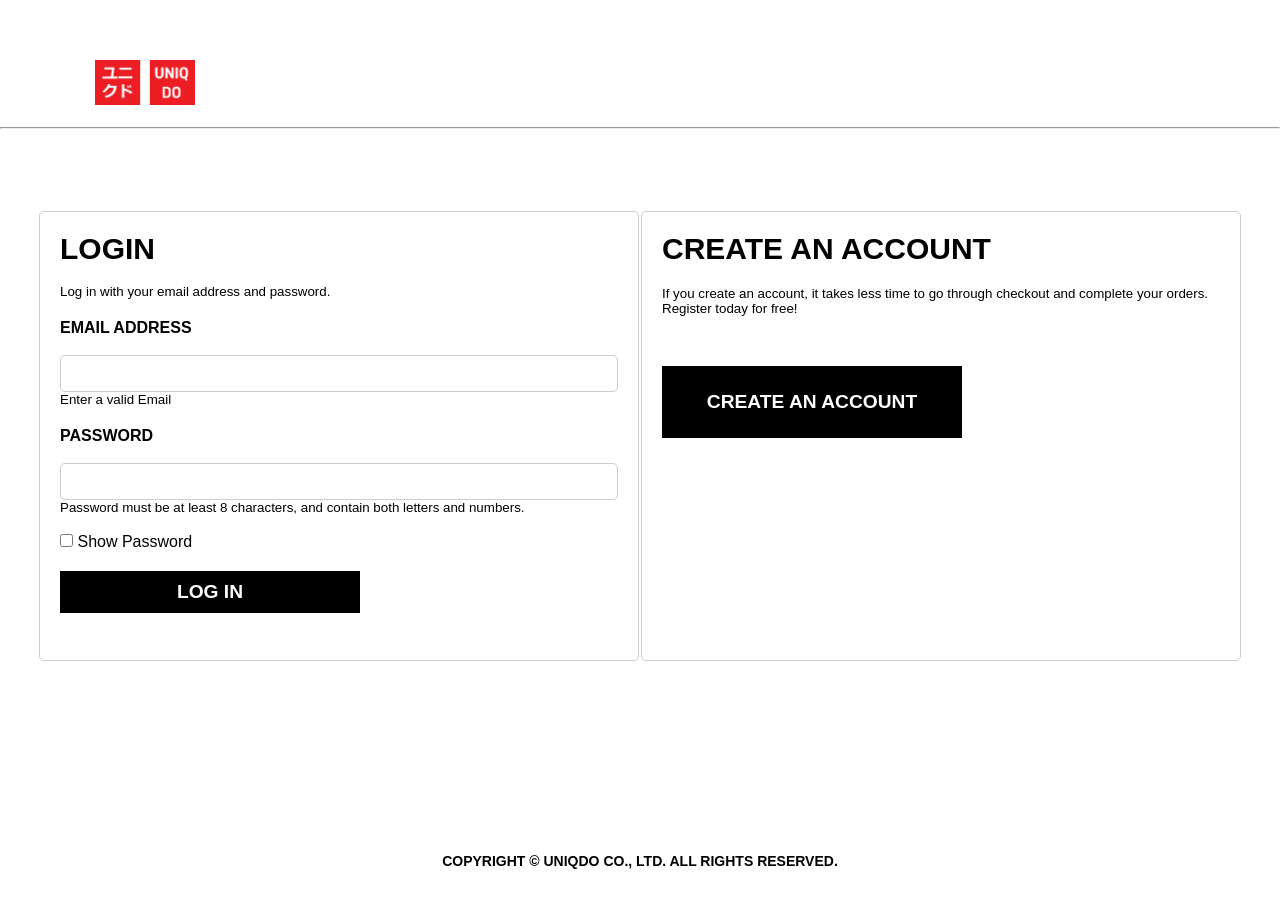
<file: index.html>
<!DOCTYPE html>
<html lang="en">
<head>
  <meta charset="UTF-8">
  <title>UNIQDO</title>
  <link href="login.css" rel="stylesheet">
  <link href="home.css" rel="stylesheet">
  <script src="login.js"></script>
  <script src="home.js"></script>
</head>
<body>
  <nav class="navbar">
    <img src="uniqdo.png" alt="Uniqdo image">
    <div class="nav-links">
      <a href="index.html">Home</a>
      <a href="#featured">Shop</a>
      <a href="about.html">About</a>
      <a href="support.html">Support</a>
      <a onclick="logOut()">Log Out</a>
    </div>
  </nav>
  <hr>

  <section class="hero">
    <h1>WELCOME TO UNIQDO</h1>
    <p>Discover the latest in minimalist fashion.</p>
    <a href="#featured"><button class="btn hero-btn">SHOP NOW</button></a>
  </section>

  <section class="featured" id="featured">
    <h2><b>FEATURED PRODUCTS</b></h2>
    <div class="product-grid">
      <div class="product-card">
        <img src="essential_tee.png" alt="Essential Tee" class="product-img">
        <h3>Essential Tee</h3>
        <p class="price">RM 89.90</p>
        <button class="btn-small" onclick="addToBag(this)">ADD TO BAG</button>
      </div>
      <div class="product-card">
        <img src="tailored_trousers.png" alt="Tailored Trousers" class="product-img">
        <h3>Tailored Trousers</h3>
        <p class="price">RM 149.90</p>
        <button class="btn-small" onclick="addToBag(this)">ADD TO BAG</button>
      </div>
      <div class="product-card">
        <img src="wool_overcoat.png" alt="Wool Overcoat" class="product-img">
        <h3>Wool Overcoat</h3>
        <p class="price">RM 299.90</p>
        <button class="btn-small" onclick="addToBag(this)">ADD TO BAG</button>
      </div>
    </div>
  </section>

  <footer>
    COPYRIGHT &copy; UNIQDO CO., LTD. ALL RIGHTS RESERVED.
    <div class="footer-links"><a href="support.html">Support</a></div>
  </footer>
</body>
</html>
</file>
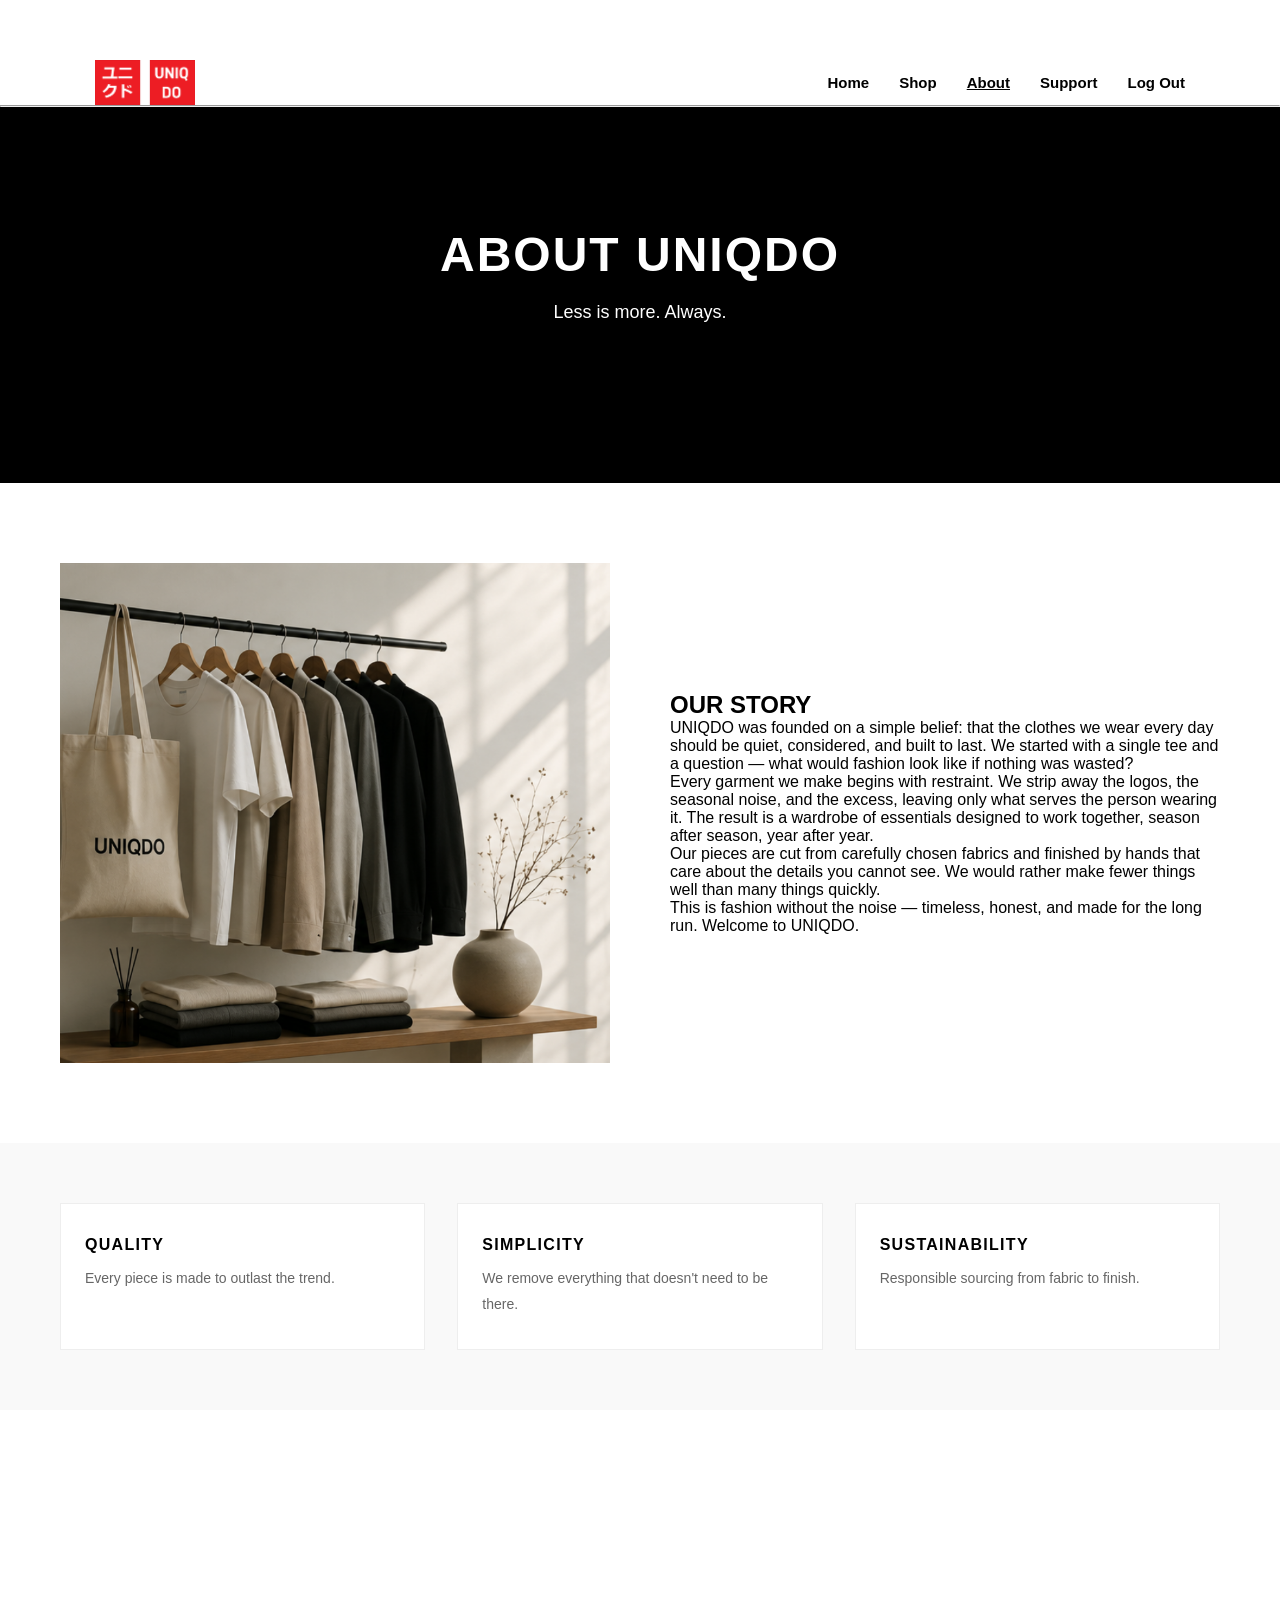
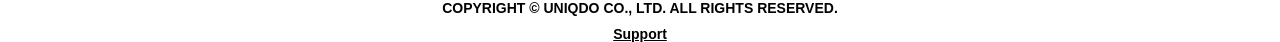
<file: about.html>
<!DOCTYPE html>
<html lang="en">
<head>
  <meta charset="UTF-8">
  <title>UNIQDO — About</title>
  <link href="login.css" rel="stylesheet">
  <link href="home.css" rel="stylesheet">
  <script src="login.js"></script>
  <script src="home.js"></script>
</head>
<body>
  <nav class="navbar">
    <img src="uniqdo.png" alt="Uniqdo image">
    <div class="nav-links">
      <a href="index.html">Home</a>
      <a href="#featured">Shop</a>
      <a href="about.html" style="text-decoration: underline;">About</a>
      <a href="support.html">Support</a>
      <a onclick="logOut()">Log Out</a>
    </div>
  </nav>
  <hr>

  <section class="hero">
    <h1>ABOUT UNIQDO</h1>
    <p>Less is more. Always.</p>
  </section>

  <section class="about-section">
    <img src="story.png" alt="UNIQDO Our Story" class="about-img">
    <div>
      <h2><b>OUR STORY</b></h2>
      <p>UNIQDO was founded on a simple belief: that the clothes we wear every day
      should be quiet, considered, and built to last. We started with a single tee
      and a question — what would fashion look like if nothing was wasted?</p>
      <p>Every garment we make begins with restraint. We strip away the logos, the
      seasonal noise, and the excess, leaving only what serves the person wearing it.
      The result is a wardrobe of essentials designed to work together, season after
      season, year after year.</p>
      <p>Our pieces are cut from carefully chosen fabrics and finished by hands that
      care about the details you cannot see. We would rather make fewer things well
      than many things quickly.</p>
      <p>This is fashion without the noise — timeless, honest, and made for the long
      run. Welcome to UNIQDO.</p>
    </div>
  </section>

  <section class="values-strip">
    <div class="value-card">
      <h3>QUALITY</h3>
      <p>Every piece is made to outlast the trend.</p>
    </div>
    <div class="value-card">
      <h3>SIMPLICITY</h3>
      <p>We remove everything that doesn't need to be there.</p>
    </div>
    <div class="value-card">
      <h3>SUSTAINABILITY</h3>
      <p>Responsible sourcing from fabric to finish.</p>
    </div>
  </section>

  <footer>
    COPYRIGHT &copy; UNIQDO CO., LTD. ALL RIGHTS RESERVED.
    <div class="footer-links"><a href="support.html">Support</a></div>
  </footer>
</body>
</html>
</file>
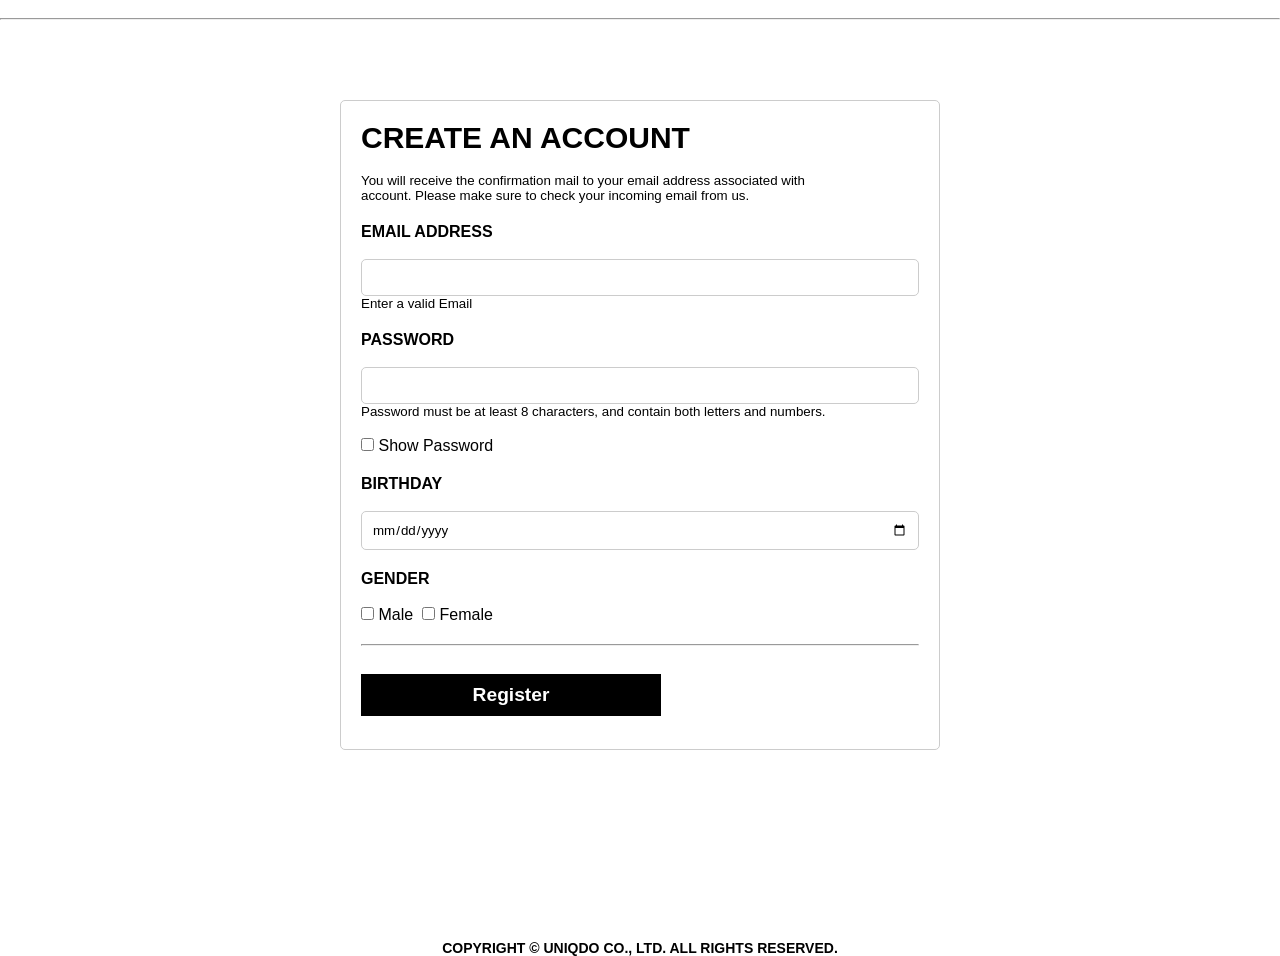
<file: CreateAccount.html>
<!DOCTYPE html>
<html lang="en">
<head>
  <meta charset="UTF-8">
  <title>Document</title>
  <link href="login.css" rel="stylesheet">
  <script src="login.js"></script>
</head>
<body>
  <br>
  <hr>
  <div class="container2">
    <h2><b>CREATE AN ACCOUNT</b></h2><br>
    <p>You will receive the confirmation mail to your email address associated with<br>account. Please make sure to check your incoming email from us.</p>
    <form>
      <div class="information">
        <label for="email">EMAIL ADDRESS</label><br>
        <input type="email" id="email" required>
        <p>Enter a valid Email</p>
      </div>
      <div class="information">
        <label for="password">PASSWORD</label><br>
        <input type="password" id="Show" required>
        <p>Password must be at least 8 characters, and contain both letters and numbers.</p>
        <br>
        <input type="checkbox" name="" onclick="showPassword()">
        <label>Show Password</label>
      </div>
      <div class="information">
        <label for="birthday">BIRTHDAY</label><br>
        <input type="date" id="birthday" required>
      </div>
      <div class="information">
        <label for="checkbox">GENDER</label><br>
        <input type="checkbox" id="gender">
        <label for="male"> Male</label>&nbsp;
        <input type="checkbox" id="Female">
        <label for="female"> Female</label>
      </div>
      <hr><br>
      <p id="register-error" style="color: red; font-size: 13px; margin-bottom: 10px;"></p>
      <button type="button" class="btn" onclick="Register()">Register</button>
     </form>
  </div>
  <footer>COPYRIGHT &copy; UNIQDO CO., LTD. ALL RIGHTS RESERVED.</footer>
</body>
</html>

<!-- email: khaizuran.amshar@gmail.com   password: user1234 -->
</file>
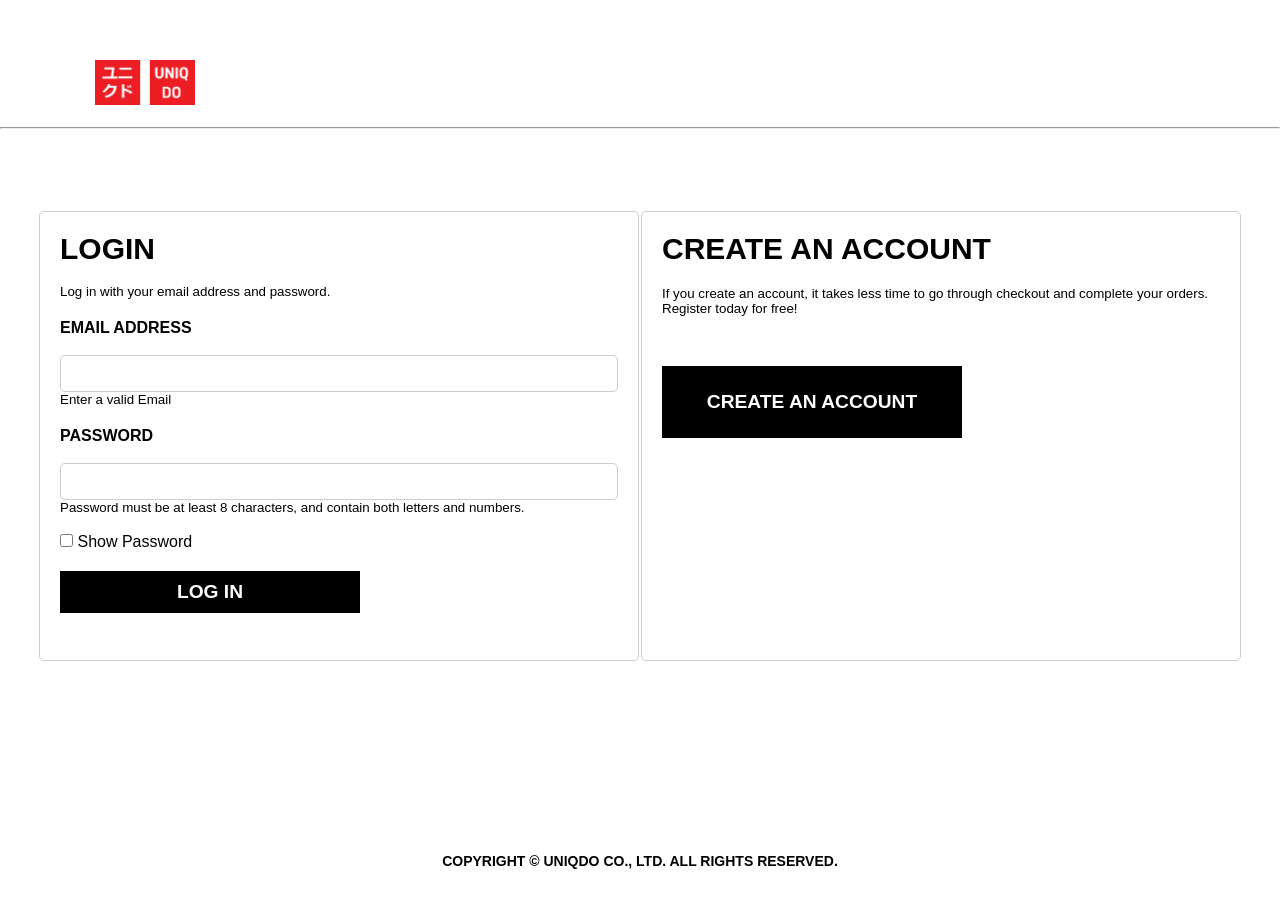
<file: login.html>
<!DOCTYPE html>
<html lang="en">
<head>
  <meta charset="UTF-8">
  <title>Document</title>
  <link href="login.css" rel="stylesheet">
  <script src="login.js"></script>
</head>
<body>
  <div class="header">
    <img src="uniqdo.png" alt="Uniqdo image">
  </div>
  <br>
  <hr>
  <table>
    <tr>
    <td>
  <div class="container1">
    <h2><b>LOGIN</b></h2><br>
    <p>Log in with your email address and password.
  </p>
    <form>
      <div class="information">
        <label for="email">EMAIL ADDRESS</label><br>
        <input type="email" id="email" required>
        <p>Enter a valid Email</p>
      </div>
      <div class="information">
        <label for="password">PASSWORD</label><br>
        <input type="password" id="Show" required>
        <p>Password must be at least 8 characters, and contain both letters and numbers.</p>
        <br>
        <input type="checkbox" name="" onclick="showPassword()">
        <label>Show Password</label>
      </div>
         <p id="login-error" style="color: red; font-size: 13px; margin-bottom: 10px;"></p>
         <button type="button" class="btn" onclick="LogIn()">LOG IN</button>
     </form>
  </div>
    </td>
    <td>
      <div class="NewAccount">
        <h2><b>CREATE AN ACCOUNT</b></h2>
        <p>If you create an account, it takes less time to go through checkout and complete your orders. Register today for free!</p>

        <a href="CreateAccount.html"><button class="button">CREATE AN ACCOUNT</button></a>
      </div>
    </td>
  </tr>
  </table>
  <footer>COPYRIGHT &copy; UNIQDO CO., LTD. ALL RIGHTS RESERVED.</footer>
</body>
</html>
</file>
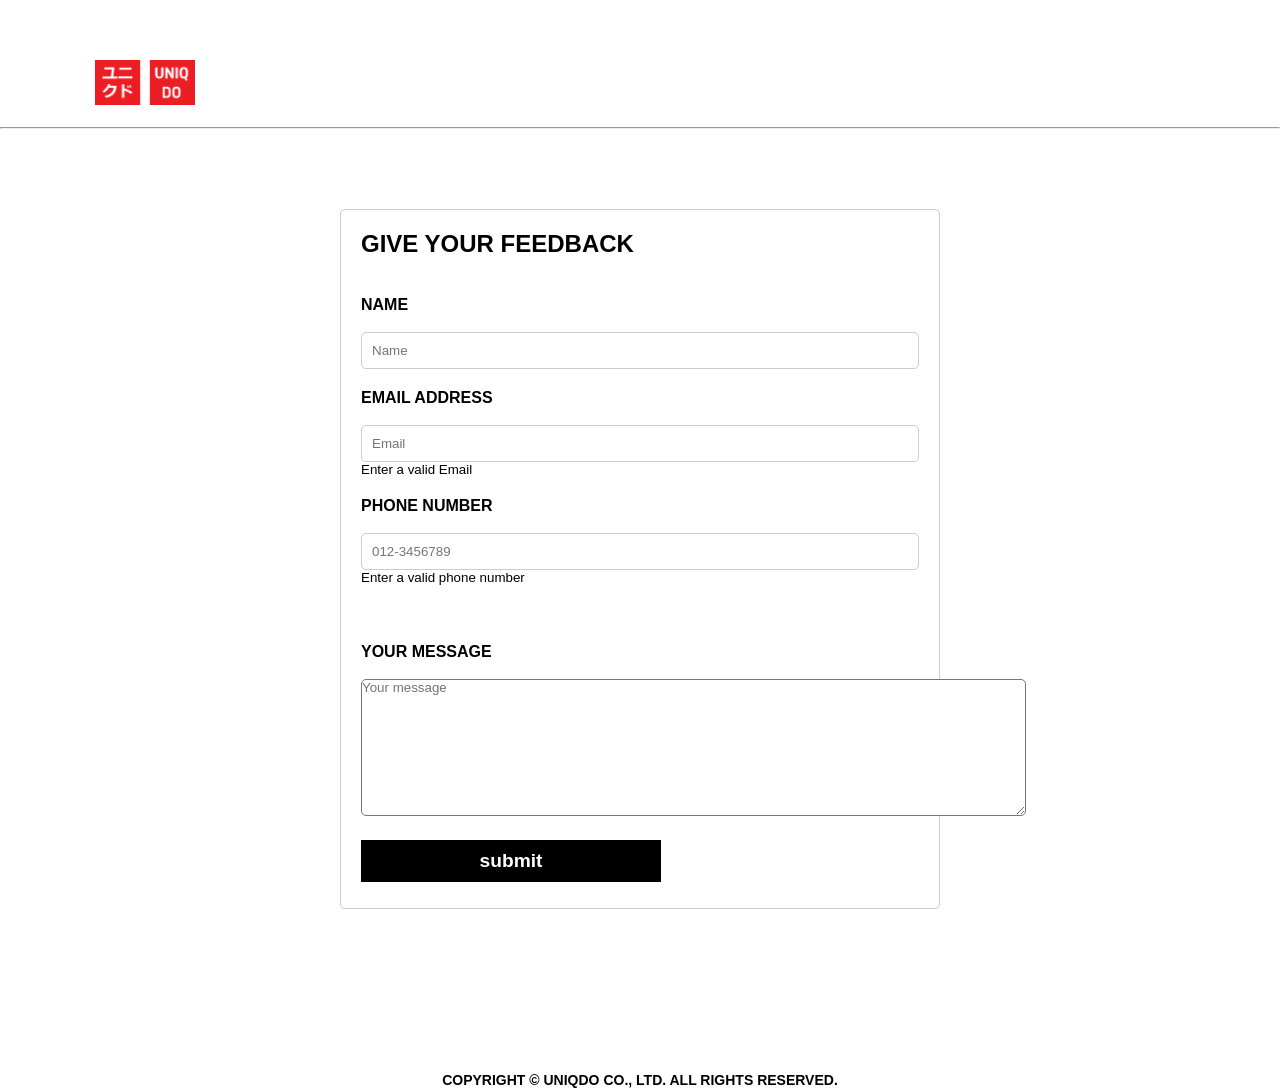
<file: support.html>
<!DOCTYPE html>
<html lang="en">
<head>
  <meta charset="UTF-8">
  <title>Document</title>
  <link href="login.css" rel="stylesheet">
  <script src="login.js"></script>
</head>
<body>
  <div class="header">
    <img src="uniqdo.png" alt="Uniqdo image">
  </div>
  <br>
  <hr>
  <div class="container3">
    <h2><b>GIVE YOUR FEEDBACK</b></h2><br>
    <form>
      <div class="information">
        <label for="name">NAME</label><br>
        <input type="text" id="name" placeholder="Name">
      </div>
      <div class="information">
        <label for="email">EMAIL ADDRESS</label><br>
        <input type="email" id="email" placeholder="Email">
        <p>Enter a valid Email</p>
      </div>
      <div class="information">
        <label for="phone">PHONE NUMBER</label><br>
        <input type="tel" id="phone" name="phone" placeholder="012-3456789" pattern="[0-9]{3}-[0-9]{7}" required>
        <p>Enter a valid phone number</p>
      </div><br>
      <div class="information">
        <label for="message">YOUR MESSAGE</label><br>
        <textarea id="message" rows="9" cols="81" placeholder="Your message"></textarea>
      </div>
      <div class="information">
        <button type="submit" class="btn" onclick="SubmitFunction()">submit</button>
      </div>
    </form>
  <footer>COPYRIGHT &copy; UNIQDO CO., LTD. ALL RIGHTS RESERVED.</footer>
</body>
</html>
</file>
<file: login.css>
*{
  margin: 0;
  padding: 0;
  box-sizing: border-box;
  font-family: Poppins, sans-serif;
}
.header{
  margin-top: 60px;
  margin-left: 95px;
}
.header img {
  width: 100px;
}
table{
  margin: auto;
}
.container1{
  width: 600px;
  margin: auto;
  margin-top: 80px;
  padding: 20px;
  border: 1px solid #ccc;
  border-radius: 5px;
  background-color: white;
  height: 450px;
}
.container2{
  width: 600px;
  margin: auto;
  margin-top: 80px;
  padding: 20px;
  border: 1px solid #ccc;
  border-radius: 5px;
  background-color: white;
  height: 650px;
}
.container3{
  width: 600px;
  margin: auto;
  margin-top: 80px;
  padding: 20px;
  border: 1px solid #ccc;
  border-radius: 5px;
  background-color: white;
  height: 700px;
}
.container1 h2,
.container2 h2{
  font-family: Helvetica, Arial, sans-serif;
  font-size: 30px;
}
.container1 p,
.container2 p{
  font-size: smaller;
}
.information{
  margin-top: 20px;
  margin-bottom: 20px;
}
.information p{
  font-size: smaller;
}
label[for=email],
label[for=password],
label[for=birthday],
label[for=checkbox],
label[for=name],
label[for=phone],
label[for=message]{
  display: block;
  font-weight: bold;
}
input[type="email"],
input[type="password"],
input[type="date"],
input[type="text"],
input[type="tel"]{
  width: 100%;
  padding: 10px;
  border: 1px solid #ccc;
  border-radius: 5px;
}
textarea{
  border-radius: 5px;
}
.btn{
display: inline-block;
padding: 10px 20px;
background-color: black;
color: white;
text-align: center;
text-decoration: none;
border: none;
cursor: pointer;
min-width: 300px;
font-weight: bold;
font-size: larger;
}
.NewAccount{
  max-width: 600px;
  margin: auto;
  margin-top: 80px;
  padding: 20px;
  border: 1px solid #ccc;
  border-radius: 5px;
  background-color: white;
  height: 450px;
}
.NewAccount h2{
  font-family: Helvetica, Arial, sans-serif;
  font-size: 30px;
}
.NewAccount p{
  font-size: smaller;
  margin-top: 20px;
}
.button{
  display: inline-block;
  padding: 25px 20px;
  background-color: black;
  color: white;
  text-align: center;
  text-decoration: none;
  border: none;
  cursor: pointer;
  min-width: 300px;
  font-weight: bold;
  font-size: larger;
  margin-top: 50px;
}
footer{
  margin-top: 190px;
  text-align: center;
  font-size: 14px;
  font-weight: bold;
  font-family: Helvetica, Arial, sans-serif;;
}
</file>
<file: home.css>
html {
  scroll-behavior: smooth;
}
.navbar {
  display: flex;
  align-items: center;
  justify-content: space-between;
  margin-top: 60px;
  margin-left: 95px;
  margin-right: 95px;
}
.navbar img {
  width: 100px;
}
.navbar .nav-links {
  display: flex;
  align-items: center;
  gap: 30px;
}
.navbar .nav-links a {
  color: black;
  text-decoration: none;
  font-weight: bold;
  font-size: 15px;
  cursor: pointer;
}
.navbar .nav-links a:hover {
  text-decoration: underline;
}
.hero {
  width: 100%;
  background-color: black;
  color: white;
  text-align: center;
  padding: 120px 20px;
}
.hero h1 {
  font-size: 48px;
  font-weight: bold;
  letter-spacing: 2px;
}
.hero p {
  font-size: 18px;
  margin-top: 20px;
  margin-bottom: 40px;
}
.hero-btn {
  background-color: transparent;
  border: 2px solid white;
}
.featured {
  width: 90%;
  max-width: 1100px;
  margin: auto;
  margin-top: 80px;
  text-align: center;
}
.featured h2 {
  font-family: Helvetica, Arial, sans-serif;
  font-size: 30px;
  margin-bottom: 50px;
}
.product-grid {
  display: grid;
  grid-template-columns: repeat(3, 1fr);
  gap: 40px;
}
.product-card {
  padding: 20px;
  border: 1px solid #ccc;
  border-radius: 5px;
  background-color: white;
  text-align: center;
}
.product-img {
  width: 100%;
  aspect-ratio: 3/4;
  object-fit: cover;
  object-position: top;
  display: block;
  margin-bottom: 16px;
}
.product-card h3 {
  font-size: 18px;
  margin-bottom: 10px;
}
.product-card .price {
  font-size: 16px;
  font-weight: bold;
  margin-bottom: 20px;
}
.btn-small {
  display: inline-block;
  padding: 10px;
  background-color: black;
  color: white;
  text-align: center;
  text-decoration: none;
  border: none;
  cursor: pointer;
  min-width: 0;
  width: 100%;
  font-weight: bold;
  font-size: larger;
}
.footer-links {
  margin-top: 10px;
}
.footer-links a {
  color: black;
  font-weight: bold;
  font-size: 14px;
  font-family: Helvetica, Arial, sans-serif;
}
.about-section {
  display: grid;
  grid-template-columns: 1fr 1fr;
  gap: 60px;
  padding: 80px 60px;
  align-items: center;
}
.about-img {
  width: 100%;
  height: 500px;
  object-fit: cover;
  object-position: center;
  display: block;
}
.values-strip {
  display: grid;
  grid-template-columns: repeat(3, 1fr);
  gap: 32px;
  padding: 60px;
  background-color: #f9f9f9;
}
.value-card {
  padding: 32px 24px;
  background-color: white;
  border: 1px solid #eee;
}
.value-card h3 {
  font-family: Helvetica, Arial, sans-serif;
  font-size: 16px;
  font-weight: 900;
  letter-spacing: 0.08em;
  margin-bottom: 12px;
}
.value-card p {
  font-size: 14px;
  color: #666;
  line-height: 1.8;
}
</file>
